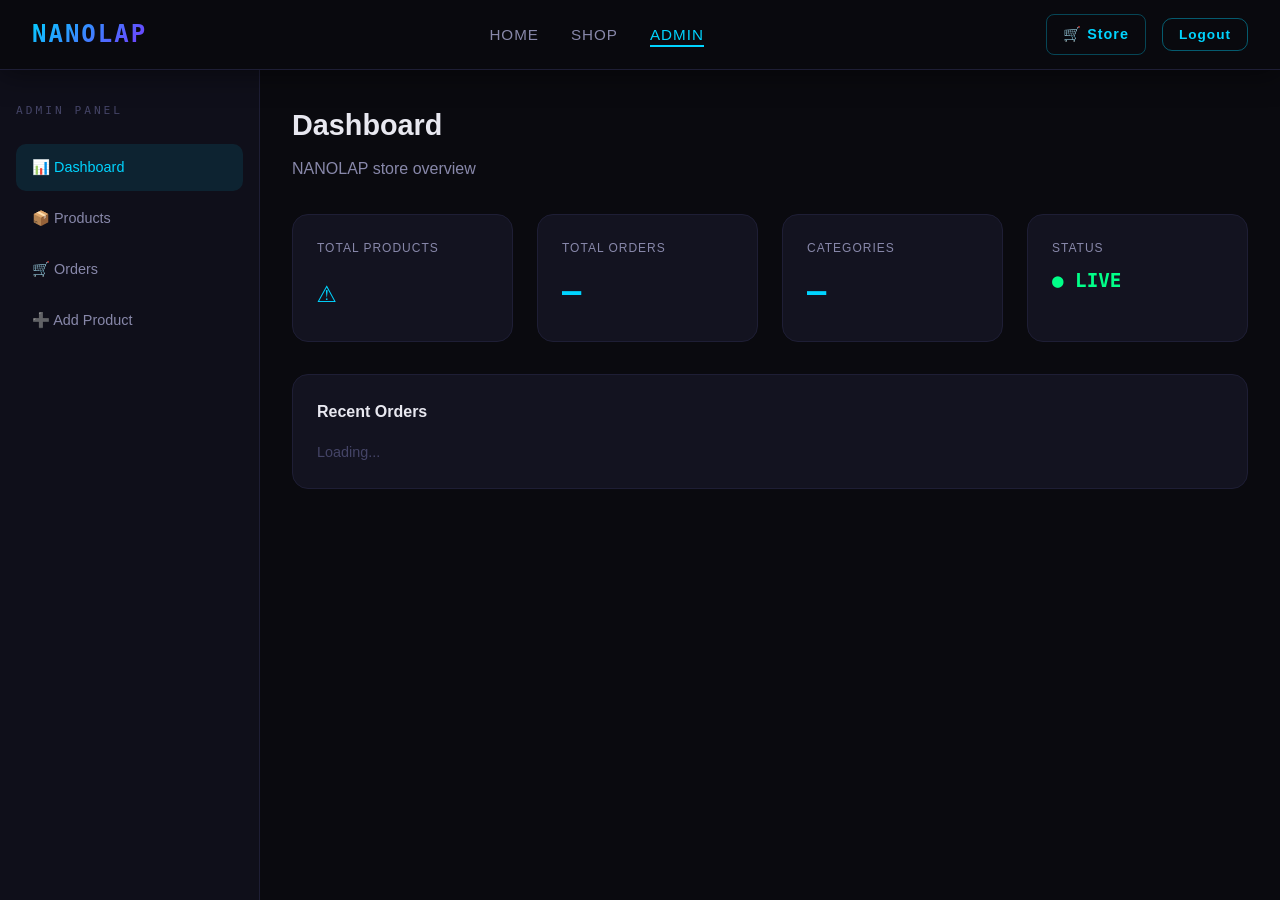
<file: NANOLAP/target/classes/static/admin.html>
<!DOCTYPE html>
<html lang="en">
<head>
  <meta charset="UTF-8">
  <meta name="viewport" content="width=device-width, initial-scale=1.0">
  <title>Admin - NANOLAP</title>
  <link rel="stylesheet" href="css/style.css">
</head>
<body>

<div id="loadingScreen" class="loading-screen">
  <div class="loading-logo">NANOLAP</div>
  <div class="loading-bar"><div class="loading-fill"></div></div>
</div>

<!-- Navbar -->
<nav class="navbar">
  <a href="index.html" class="nav-logo">NANOLAP</a>
  <ul class="nav-links">
    <li><a href="index.html">Home</a></li>
    <li><a href="shop.html">Shop</a></li>
    <li><a href="admin.html" class="active">Admin</a></li>
  </ul>
  <div class="nav-actions">
    <a href="cart.html" class="cart-btn">🛒 Store</a>
    <button onclick="logout()" class="btn-outline" style="padding: 0.5rem 1rem; font-size: 0.85rem;">Logout</button>
    <div class="hamburger"><span></span><span></span><span></span></div>
  </div>
</nav>

<div class="admin-layout">
  <!-- Sidebar -->
  <aside class="admin-sidebar">
    <div style="font-family:var(--font-display);font-size:0.7rem;letter-spacing:3px;color:var(--text-muted);text-transform:uppercase;margin-bottom:1.5rem">Admin Panel</div>
    <ul class="sidebar-menu">
      <li><a href="#" onclick="showSection('dashboard')" class="active" id="nav-dashboard">📊 Dashboard</a></li>
      <li><a href="#" onclick="showSection('products')" id="nav-products">📦 Products</a></li>
      <li><a href="#" onclick="showSection('orders')" id="nav-orders">🛒 Orders</a></li>
      <li><a href="#" onclick="showSection('add-product')" id="nav-add-product">➕ Add Product</a></li>
    </ul>
  </aside>

  <!-- Main Content -->
  <main class="admin-content">

    <!-- Dashboard -->
    <div id="section-dashboard">
      <h1 style="font-family:var(--font-heading);font-size:1.8rem;margin-bottom:0.5rem">Dashboard</h1>
      <p style="color:var(--text-secondary);margin-bottom:2rem">NANOLAP store overview</p>
      <div class="stat-cards">
        <div class="stat-card">
          <div class="stat-card-label">Total Products</div>
          <div class="stat-card-value" id="totalProducts">—</div>
        </div>
        <div class="stat-card">
          <div class="stat-card-label">Total Orders</div>
          <div class="stat-card-value" id="totalOrders">—</div>
        </div>
        <div class="stat-card">
          <div class="stat-card-label">Categories</div>
          <div class="stat-card-value" id="totalCats">—</div>
        </div>
        <div class="stat-card">
          <div class="stat-card-label">Status</div>
          <div class="stat-card-value" style="font-size:1.2rem;color:var(--accent-green)">● LIVE</div>
        </div>
      </div>

      <div style="background:var(--bg-card);border:1px solid var(--border-color);border-radius:16px;padding:1.5rem;margin-top:1rem">
        <div style="font-family:var(--font-heading);font-weight:700;margin-bottom:1rem">Recent Orders</div>
        <div id="recentOrders"><div style="color:var(--text-muted);font-size:0.9rem">Loading...</div></div>
      </div>
    </div>

    <!-- Products -->
    <div id="section-products" style="display:none">
      <div style="display:flex;justify-content:space-between;align-items:center;margin-bottom:1.5rem;flex-wrap:wrap;gap:1rem">
        <h1 style="font-family:var(--font-heading);font-size:1.8rem">Products</h1>
        <button class="btn-primary" onclick="showSection('add-product')">+ Add Product</button>
      </div>
      <div style="overflow-x:auto;background:var(--bg-card);border:1px solid var(--border-color);border-radius:16px">
        <table class="data-table" id="productsTable">
          <thead>
            <tr>
              <th>ID</th><th>Product</th><th>Category</th><th>Brand</th><th>Price</th><th>Stock</th><th>Action</th>
            </tr>
          </thead>
          <tbody id="productsBody"><tr><td colspan="7" style="text-align:center;padding:2rem;color:var(--text-muted)">Loading...</td></tr></tbody>
        </table>
      </div>
    </div>

    <!-- Orders -->
    <div id="section-orders" style="display:none">
      <h1 style="font-family:var(--font-heading);font-size:1.8rem;margin-bottom:1.5rem">Orders</h1>
      <div style="overflow-x:auto;background:var(--bg-card);border:1px solid var(--border-color);border-radius:16px">
        <table class="data-table">
          <thead>
            <tr>
              <th>Order #</th><th>Customer</th><th>Email</th><th>Amount</th><th>Payment</th><th>Status</th><th>Date</th>
            </tr>
          </thead>
          <tbody id="ordersBody"><tr><td colspan="7" style="text-align:center;padding:2rem;color:var(--text-muted)">Loading...</td></tr></tbody>
        </table>
      </div>
    </div>

    <!-- Add Product -->
    <div id="section-add-product" style="display:none">
      <h1 style="font-family:var(--font-heading);font-size:1.8rem;margin-bottom:1.5rem">Add New Product</h1>
      <div style="background:var(--bg-card);border:1px solid var(--border-color);border-radius:16px;padding:2rem;max-width:700px">
        <div class="form-row">
          <div class="form-group">
            <label class="form-label">Product Name *</label>
            <input type="text" class="form-input" id="pName" placeholder="e.g. Samsung Galaxy S24">
          </div>
          <div class="form-group">
            <label class="form-label">Brand *</label>
            <input type="text" class="form-input" id="pBrand" placeholder="e.g. Samsung">
          </div>
        </div>
        <div class="form-group">
          <label class="form-label">Description</label>
          <textarea class="form-input" id="pDesc" rows="3" placeholder="Product description..."></textarea>
        </div>
        <div class="form-row">
          <div class="form-group">
            <label class="form-label">Price (Rs.) *</label>
            <input type="number" class="form-input" id="pPrice" placeholder="e.g. 89999">
          </div>
          <div class="form-group">
            <label class="form-label">Original Price (Rs.)</label>
            <input type="number" class="form-input" id="pOrigPrice" placeholder="e.g. 99999">
          </div>
        </div>
        <div class="form-row">
          <div class="form-group">
            <label class="form-label">Category *</label>
            <select class="form-input" id="pCategory">
              <option value="">-- Select --</option>
              <option>Smartphones</option>
              <option>Laptops</option>
              <option>Audio</option>
              <option>Tablets</option>
              <option>TVs</option>
              <option>Monitors</option>
              <option>Accessories</option>
              <option>Cameras</option>
            </select>
          </div>
          <div class="form-group">
            <label class="form-label">Stock Quantity *</label>
            <input type="number" class="form-input" id="pStock" placeholder="e.g. 10">
          </div>
        </div>
        <div class="form-group">
          <label class="form-label">Storage</label>
          <input type="text" class="form-input" id="pStorage" placeholder="e.g. 128GB, 256GB">
        </div>
        <div class="form-group">
          <label class="form-label">Image URL</label>
          <input type="url" class="form-input" id="pImage" placeholder="https://...">
        </div>
        <div class="form-group">
          <label style="display:flex;align-items:center;gap:0.5rem;cursor:pointer;margin-top:1.5rem">
            <input type="checkbox" id="pFeatured" style="accent-color:var(--accent-cyan);width:16px;height:16px">
            <span class="form-label" style="margin:0">Featured Product</span>
          </label>
        </div>
        <div style="display:flex;gap:1rem;margin-top:0.5rem">
          <button class="btn-primary" onclick="addProduct()">➕ Add Product</button>
          <button class="btn-outline" onclick="clearForm()">Clear</button>
        </div>
      </div>
    </div>

  </main>
</div>

<div id="toast" class="toast"><span class="toast-icon">✅</span><span class="toast-text"></span></div>

<script src="js/main.js"></script>
<script>
function showSection(name) {
  ['dashboard','products','orders','add-product'].forEach(s => {
    document.getElementById(`section-${s}`).style.display = 'none';
    const nav = document.getElementById(`nav-${s}`);
    if (nav) nav.classList.remove('active');
  });
  document.getElementById(`section-${name}`).style.display = 'block';
  const nav = document.getElementById(`nav-${name}`);
  if (nav) nav.classList.add('active');

  if (name === 'products') loadAdminProducts();
  if (name === 'orders') loadOrders();
  if (name === 'dashboard') loadDashboard();
}

async function loadDashboard() {
  try {
    const [products, orders, cats] = await Promise.all([
      fetch(`${API}/products`).then(r => r.json()),
      fetch(`${API}/orders`).then(r => r.json()),
      fetch(`${API}/products/categories`).then(r => r.json())
    ]);

    document.getElementById('totalProducts').textContent = products.length;
    document.getElementById('totalOrders').textContent = orders.length;
    document.getElementById('totalCats').textContent = cats.length;

    const recent = orders.slice(0, 5);
    document.getElementById('recentOrders').innerHTML = recent.length === 0
      ? '<div style="color:var(--text-muted);font-size:0.9rem">No orders yet.</div>'
      : recent.map(o => `
          <div style="display:flex;justify-content:space-between;padding:0.75rem 0;border-bottom:1px solid var(--border-color);font-size:0.9rem">
            <div>
              <span style="font-family:var(--font-heading);font-weight:600">${o.orderNumber}</span>
              <span style="color:var(--text-secondary);margin-left:1rem">${o.customerName}</span>
            </div>
            <div style="display:flex;gap:1rem;align-items:center">
              <span style="color:var(--accent-cyan);font-family:var(--font-heading)">Rs. ${Number(o.totalAmount).toLocaleString()}</span>
              <span class="status-badge status-${o.status.toLowerCase()}">${o.status}</span>
            </div>
          </div>`).join('');
  } catch(e) {
    document.getElementById('totalProducts').textContent = '⚠️';
  }
}

async function loadAdminProducts() {
  try {
    const products = await fetch(`${API}/products`).then(r => r.json());
    const tbody = document.getElementById('productsBody');
    tbody.innerHTML = products.map(p => `
      <tr>
        <td style="color:var(--text-muted)">#${p.id}</td>
        <td>
          <div style="display:flex;align-items:center;gap:0.75rem">
            <img src="${p.imageUrl || ''}" style="width:40px;height:40px;object-fit:contain;background:#0d0d1f;border-radius:6px;padding:4px" onerror="this.style.display='none'">
            <span style="color:var(--text-primary);font-size:0.9rem">${p.name.substring(0,40)}</span>
          </div>
        </td>
        <td>${p.category}</td>
        <td>${p.brand || '—'}</td>
        <td style="color:var(--accent-cyan);font-family:var(--font-heading)">Rs. ${Number(p.price).toLocaleString()}</td>
        <td><span style="color:${p.stockQuantity > 0 ? 'var(--accent-green)' : 'var(--accent-pink)'}">${p.stockQuantity}</span></td>
        <td>
          <button onclick="deleteProduct(${p.id})" style="background:rgba(255,45,120,0.1);border:1px solid rgba(255,45,120,0.3);color:var(--accent-pink);padding:4px 10px;border-radius:6px;cursor:pointer;font-size:0.8rem">Delete</button>
        </td>
      </tr>`).join('');
  } catch(e) {
    document.getElementById('productsBody').innerHTML = '<tr><td colspan="7" style="text-align:center;color:var(--text-muted);padding:2rem">Server error</td></tr>';
  }
}

async function loadOrders() {
  try {
    const orders = await fetch(`${API}/orders`).then(r => r.json());
    const tbody = document.getElementById('ordersBody');
    if (orders.length === 0) {
      tbody.innerHTML = '<tr><td colspan="7" style="text-align:center;color:var(--text-muted);padding:2rem">No orders yet</td></tr>';
      return;
    }
    tbody.innerHTML = orders.map(o => `
      <tr>
        <td style="font-family:var(--font-display);font-size:0.75rem;color:var(--accent-cyan)">${o.orderNumber}</td>
        <td>${o.customerName}</td>
        <td style="color:var(--text-muted)">${o.customerEmail}</td>
        <td style="color:var(--accent-cyan);font-family:var(--font-heading);font-weight:600">Rs. ${Number(o.totalAmount || 0).toLocaleString()}</td>
        <td>${o.paymentMethod || '—'}</td>
        <td>
          <select class="form-input" style="padding:4px 8px;font-size:0.8rem" onchange="updateOrderStatus(${o.id}, this.value)">
            <option value="PENDING" ${o.status === 'PENDING' ? 'selected' : ''}>Pending</option>
            <option value="PROCESSING" ${o.status === 'PROCESSING' ? 'selected' : ''}>Processing</option>
            <option value="COMPLETED" ${o.status === 'COMPLETED' ? 'selected' : ''}>Completed</option>
          </select>
        </td>
        <td style="color:var(--text-muted);font-size:0.8rem">${new Date(o.createdAt).toLocaleDateString('en-LK')}</td>
      </tr>`).join('');
  } catch(e) {
    document.getElementById('ordersBody').innerHTML = '<tr><td colspan="7" style="text-align:center;color:var(--text-muted);padding:2rem">Server error</td></tr>';
  }
}

async function updateOrderStatus(orderId, status) {
  try {
    const res = await fetch(`${API}/orders/${orderId}/status`, {
      method: 'PUT',
      headers: { 'Content-Type': 'application/json' },
      body: JSON.stringify({ status })
    });
    if (res.ok) {
      showToast('Order status updated successfully!');
    } else {
      showToast('Failed to update order status!', true);
    }
  } catch(e) {
    showToast('Server error!', true);
  }
}

async function addProduct() {
  const name = document.getElementById('pName').value.trim();
  const brand = document.getElementById('pBrand').value.trim();
  const desc = document.getElementById('pDesc').value.trim();
  const price = parseFloat(document.getElementById('pPrice').value);
  const origPrice = parseFloat(document.getElementById('pOrigPrice').value) || null;
  const category = document.getElementById('pCategory').value;
  const stock = parseInt(document.getElementById('pStock').value) || 0;
  const storage = document.getElementById('pStorage').value.trim();
  const image = document.getElementById('pImage').value.trim();
  const featured = document.getElementById('pFeatured').checked;

  if (!name || !brand || !category || isNaN(price)) {
    showToast('Fill in the required fields!', true);
    return;
  }

  const product = {
    name, brand, description: desc, price, originalPrice: origPrice,
    category, stockQuantity: stock, storage, imageUrl: image,
    isFeatured: featured, isActive: true, reviewCount: 0
  };

  try {
    const res = await fetch(`${API}/products`, {
      method: 'POST',
      headers: { 'Content-Type': 'application/json' },
      body: JSON.stringify(product)
    });
    if (res.ok) {
      showToast('✅ Product successfully added!');
      clearForm();
    } else {
      showToast('Could not add the product!', true);
    }
  } catch(e) {
    showToast('Server error!', true);
  }
}

function clearForm() {
  ['pName','pBrand','pDesc','pPrice','pOrigPrice','pStock','pStorage','pImage'].forEach(id => {
    document.getElementById(id).value = '';
  });
  document.getElementById('pCategory').value = '';
  document.getElementById('pFeatured').checked = false;
}

async function deleteProduct(id) {
  if (!confirm('Delete this product?')) return;
  try {
    await fetch(`${API}/products/${id}`, { method: 'DELETE' });
    showToast('Product deleted!');
    loadAdminProducts();
  } catch(e) {
    showToast('Error deleting!', true);
  }
}

window.logout = function() {
  console.log('Admin logout function called');
  localStorage.removeItem('token');
  localStorage.removeItem('user');
  console.log('Token and user removed from localStorage');
  window.location.href = 'login.html';
}

// Load dashboard on start
loadDashboard();
</script>
</body>
</html>
</file>
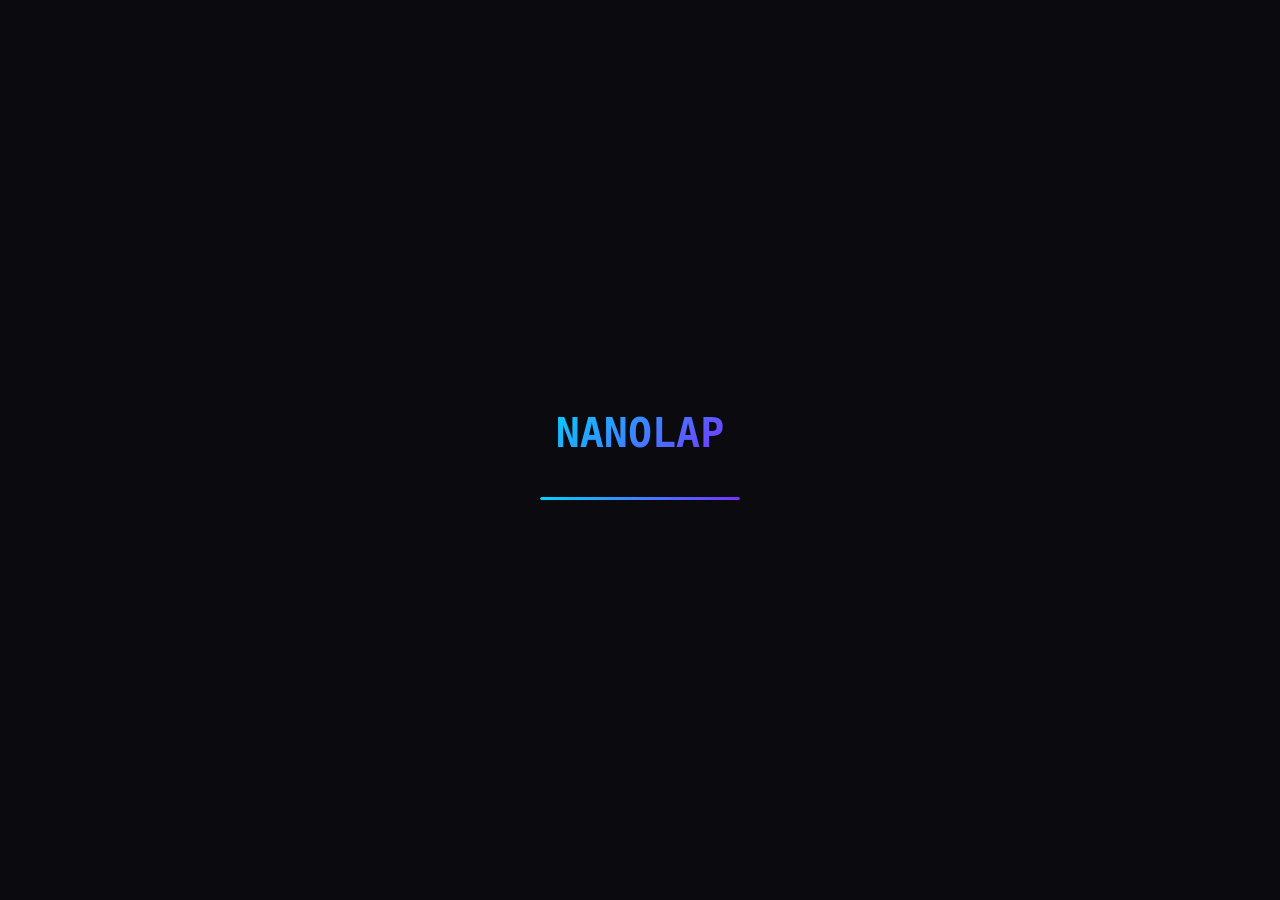
<file: NANOLAP/target/classes/static/cart.html>
<!DOCTYPE html>
<html lang="en">
<head>
  <meta charset="UTF-8">
  <meta name="viewport" content="width=device-width, initial-scale=1.0">
  <title>Cart - NANOLAP</title>
  <link rel="stylesheet" href="css/style.css">
</head>
<body>

<div id="loadingScreen" class="loading-screen">
  <div class="loading-logo">NANOLAP</div>
  <div class="loading-bar"><div class="loading-fill"></div></div>
</div>

<!-- Navbar -->
<nav class="navbar">
  <a href="index.html" class="nav-logo">NANOLAP</a>
  <ul class="nav-links">
    <li><a href="index.html">Home</a></li>
    <li><a href="shop.html">Shop</a></li>
    <li><a href="cart.html" class="active">Cart</a></li>
  </ul>
  <div class="nav-actions">
    <a href="cart.html" class="cart-btn">
      🛒 Cart <span class="cart-badge" style="display:none">0</span>
    </a>
    <a href="login.html" id="navLoginLink" class="btn-outline" style="padding: 0.5rem 1rem; font-size: 0.85rem; margin-right: 0.5rem;">Login</a>
    <button id="navLogoutBtn" onclick="logout()" class="btn-outline" style="display:none; padding: 0.5rem 1rem; font-size: 0.85rem;">Logout</button>
    <div class="hamburger"><span></span><span></span><span></span></div>
  </div>
</nav>

<div class="cart-container">
  <h1 style="font-family:var(--font-heading);font-size:2rem;margin-bottom:2rem">
    🛒 Shopping Cart
  </h1>

  <div id="cartEmpty" class="empty-state" style="display:none">
    <div class="empty-icon">🛒</div>
    <div class="empty-title">Your cart is empty</div>
    <div class="empty-text" style="margin-bottom:1.5rem">Add some amazing products!</div>
    <a href="shop.html" class="btn-primary">Start Shopping</a>
  </div>

  <div id="cartContent" class="cart-grid">
    <!-- Cart Items -->
    <div>
      <div id="cartItems" class="cart-items"></div>
    </div>

    <!-- Order Summary -->
    <div class="order-summary">
      <div class="summary-title">Order Summary</div>
      <div class="summary-row"><span>Subtotal</span><span id="subtotal">Rs. 0</span></div>
      <div class="summary-row"><span>Shipping</span><span id="shipping">Rs. 350</span></div>
      <div class="summary-row"><span>Discount</span><span id="discount" style="color:var(--accent-green)">-Rs. 0</span></div>
      <div class="summary-total"><span>Total</span><span id="total">Rs. 0</span></div>
      <button class="checkout-btn" onclick="openCheckout()">
        💳 Proceed to Checkout
      </button>
      <p id="loginHint" style="display:none;text-align:center;margin-top:0.75rem;font-size:0.85rem;color:var(--text-secondary)">
        <a href="login.html?redirect=cart.html" style="color:var(--accent-cyan)">Log in</a> to place an order
      </p>
      <a href="shop.html" style="display:block;text-align:center;margin-top:1rem;color:var(--text-secondary);text-decoration:none;font-size:0.85rem">← Continue Shopping</a>
    </div>
  </div>
</div>

<!-- Checkout Modal -->
<div class="modal-overlay" id="checkoutModal">
  <div class="modal" style="max-width:520px" onclick="event.stopPropagation()">
    <button class="modal-close" onclick="document.getElementById('checkoutModal').classList.remove('open')">✕</button>
    <div class="modal-title">📦 Checkout</div>

    <div id="checkoutStep1" style="display: block;">
      <div class="form-group">
        <label class="form-label">Full Name *</label>
        <input type="text" class="form-input" id="chkName" placeholder="Your full name">
      </div>
      <div class="form-row">
        <div class="form-group">
          <label class="form-label">Email *</label>
          <input type="email" class="form-input" id="chkEmail" placeholder="your@email.com" readonly>
        </div>
        <div class="form-group">
          <label class="form-label">Phone *</label>
          <input type="tel" class="form-input" id="chkPhone" placeholder="07X XXX XXXX">
        </div>
      </div>
      <div class="form-group">
        <label class="form-label">Shipping Address *</label>
        <textarea class="form-input" id="chkAddress" rows="3" placeholder="No., Street, City, Province"></textarea>
      </div>
      <div class="form-group">
        <label class="form-label">Payment Method</label>
        <select class="form-input" id="chkPayment">
          <option value="CASH_ON_DELIVERY">Cash on Delivery</option>
          <option value="BANK_TRANSFER">Bank Transfer</option>
          <option value="CREDIT_CARD">Credit/Debit Card</option>
        </select>
      </div>

      <!-- Order Items Preview -->
      <div style="background:var(--bg-secondary);border-radius:10px;padding:1rem;margin-bottom:1.5rem">
        <div style="font-size:0.75rem;color:var(--text-muted);letter-spacing:1px;text-transform:uppercase;margin-bottom:0.75rem">Order Summary</div>
        <div id="checkoutItemsList"></div>
        <div style="display:flex;justify-content:space-between;padding-top:0.75rem;border-top:1px solid var(--border-color);margin-top:0.75rem;font-family:var(--font-heading);font-weight:700;color:var(--accent-cyan)">
          <span>Total</span>
          <span id="checkoutTotal"></span>
        </div>
      </div>

      <button class="checkout-btn" style="margin-top:0" onclick="placeOrder()" id="placeOrderBtn">
         Place Order
      </button>
    </div>

    <!-- Success -->
    <div id="orderSuccess" style="display:none;text-align:center;padding:1rem">
      <div style="font-size:4rem;margin-bottom:1rem">🎉</div>
      <div style="font-family:var(--font-heading);font-size:1.5rem;font-weight:700;color:var(--accent-green);margin-bottom:0.5rem">Order Placed!</div>
      <div style="color:var(--text-secondary);margin-bottom:1rem">Your order has been confirmed!</div>
      <div id="orderNumberDisplay" style="font-family:var(--font-display);font-size:0.9rem;color:var(--accent-cyan);background:rgba(0,212,255,0.1);padding:0.75rem;border-radius:8px;margin-bottom:1.5rem"></div>
      <a href="shop.html" class="btn-primary" style="display:inline-block">Continue Shopping</a>
    </div>
  </div>
</div>

<div id="toast" class="toast"><span class="toast-icon">✅</span><span class="toast-text"></span></div>

<script src="js/main.js"></script>
<script>
function getLoggedInCustomer() {
  const token = localStorage.getItem('token');
  const user = JSON.parse(localStorage.getItem('user') || '{}');
  if (!token || user.role !== 'customer') {
    return null;
  }
  return { token, user };
}

function updateNavAuth() {
  const customer = getLoggedInCustomer();
  document.getElementById('navLoginLink').style.display = customer ? 'none' : 'inline-block';
  document.getElementById('navLogoutBtn').style.display = customer ? 'inline-block' : 'none';
  document.getElementById('loginHint').style.display = customer ? 'none' : 'block';
}

function logout() {
  localStorage.removeItem('token');
  localStorage.removeItem('user');
  window.location.href = 'login.html';
}

function fillCheckoutForm(user) {
  document.getElementById('chkName').value = user.name || '';
  document.getElementById('chkEmail').value = user.email || '';
  document.getElementById('chkPhone').value = user.phone || '';
  document.getElementById('chkAddress').value = user.address || '';
}

function renderCart() {
  const cart = JSON.parse(localStorage.getItem('nanolap_cart') || '[]');
  const empty = document.getElementById('cartEmpty');
  const content = document.getElementById('cartContent');
  const itemsDiv = document.getElementById('cartItems');

  if (cart.length === 0) {
    empty.style.display = 'block';
    content.style.display = 'none';
    return;
  }

  empty.style.display = 'none';
  content.style.display = 'grid';

  itemsDiv.innerHTML = cart.map(item => `
    <div class="cart-item">
      <img class="cart-item-img" src="${item.imageUrl || ''}" alt="${item.name}"
           onerror="this.src='https://via.placeholder.com/90x90/131320/00d4ff?text=IMG'">
      <div class="cart-item-info">
        <div class="cart-item-brand">${item.brand || ''}</div>
        <div class="cart-item-name">${item.name}</div>
        <div class="cart-item-price">${formatPrice(item.price)}</div>
        <div class="qty-control">
          <button class="qty-btn" onclick="adjustQty(${item.id}, -1)">−</button>
          <span class="qty-num">${item.qty}</span>
          <button class="qty-btn" onclick="adjustQty(${item.id}, 1)">+</button>
        </div>
      </div>
      <div>
        <div style="font-family:var(--font-heading);font-weight:700;color:var(--accent-cyan);text-align:right;margin-bottom:0.5rem">
          ${formatPrice(item.price * item.qty)}
        </div>
        <button class="remove-btn" onclick="removeItem(${item.id})">🗑️</button>
      </div>
    </div>`).join('');

  updateSummary(cart);
}

function updateSummary(cart) {
  const subtotal = cart.reduce((s, i) => s + (i.price * i.qty), 0);
  const shipping = subtotal > 0 ? 350 : 0;
  const total = subtotal + shipping;

  document.getElementById('subtotal').textContent = formatPrice(subtotal);
  document.getElementById('shipping').textContent = formatPrice(shipping);
  document.getElementById('total').textContent = formatPrice(total);
}

function adjustQty(id, delta) {
  let cart = JSON.parse(localStorage.getItem('nanolap_cart') || '[]');
  const item = cart.find(i => i.id === id);
  if (item) {
    item.qty += delta;
    if (item.qty <= 0) cart = cart.filter(i => i.id !== id);
  }
  localStorage.setItem('nanolap_cart', JSON.stringify(cart));
  renderCart();
  updateCartBadge();
}

function removeItem(id) {
  let cart = JSON.parse(localStorage.getItem('nanolap_cart') || '[]');
  cart = cart.filter(i => i.id !== id);
  localStorage.setItem('nanolap_cart', JSON.stringify(cart));
  renderCart();
  updateCartBadge();
  showToast('Item removed from cart');
}

function openCheckout() {
  const cart = JSON.parse(localStorage.getItem('nanolap_cart') || '[]');
  if (cart.length === 0) return;

  const customer = getLoggedInCustomer();
  if (!customer) {
    showToast('Please log in to checkout', true);
    setTimeout(() => {
      window.location.href = 'login.html?redirect=cart.html';
    }, 800);
    return;
  }

  fillCheckoutForm(customer.user);

  const subtotal = cart.reduce((s, i) => s + (i.price * i.qty), 0) + 350;
  document.getElementById('checkoutTotal').textContent = formatPrice(subtotal);
  document.getElementById('checkoutItemsList').innerHTML = cart.map(i => `
    <div style="display:flex;justify-content:space-between;font-size:0.85rem;padding:0.25rem 0;color:var(--text-secondary)">
      <span>${i.name.substring(0,35)}... × ${i.qty}</span>
      <span>${formatPrice(i.price * i.qty)}</span>
    </div>`).join('');

  document.getElementById('checkoutStep1').style.display = 'block';
  document.getElementById('orderSuccess').style.display = 'none';
  document.getElementById('checkoutModal').classList.add('open');
}

async function placeOrder() {
  const customer = getLoggedInCustomer();
  if (!customer) {
    showToast('Please log in to place an order', true);
    window.location.href = 'login.html?redirect=cart.html';
    return;
  }

  const name = document.getElementById('chkName').value.trim();
  const email = document.getElementById('chkEmail').value.trim();
  const phone = document.getElementById('chkPhone').value.trim();
  const address = document.getElementById('chkAddress').value.trim();
  const payment = document.getElementById('chkPayment').value;

  if (!name || !email || !phone || !address) {
    showToast('Please fill in all the fields!', true);
    return;
  }

  const cart = JSON.parse(localStorage.getItem('nanolap_cart') || '[]');
  const cartItems = {};
  cart.forEach(i => { cartItems[i.id] = i.qty; });

  const btn = document.getElementById('placeOrderBtn');
  btn.textContent = 'Placing Order...';
  btn.disabled = true;

  try {
    const res = await fetch(`${API}/orders`, {
      method: 'POST',
      headers: {
        'Content-Type': 'application/json',
        'Authorization': `Bearer ${customer.token}`
      },
      body: JSON.stringify({ customerPhone: phone, shippingAddress: address, paymentMethod: payment, cartItems })
    });

    console.log('Order response status:', res.status);
    const data = await res.json();
    console.log('Order response data:', data);

    if (res.status === 401 || res.status === 403) {
      showToast(data.error || 'Please log in to place an order', true);
      setTimeout(() => {
        window.location.href = 'login.html?redirect=cart.html';
      }, 800);
      return;
    }

    if (res.ok) {
      document.getElementById('orderNumberDisplay').textContent = `Order #${data.orderNumber}`;
      document.getElementById('checkoutStep1').style.display = 'none';
      document.getElementById('orderSuccess').style.display = 'block';
      localStorage.removeItem('nanolap_cart');
      updateCartBadge();
    } else {
      showToast(data.error || 'Could not place the order. Try again!', true);
    }
  } catch(e) {
    console.error('Order error:', e);
    showToast('Server error! Please check the backend.', true);
  }
  btn.textContent = '✅ Place Order';
  btn.disabled = false;
}

renderCart();
updateNavAuth();

// Hide loading screen
setTimeout(() => {
  document.getElementById('loadingScreen').style.opacity = '0';
  setTimeout(() => {
    document.getElementById('loadingScreen').style.display = 'none';
  }, 500);
}, 1000);
</script>
</body>
</html>
</file>
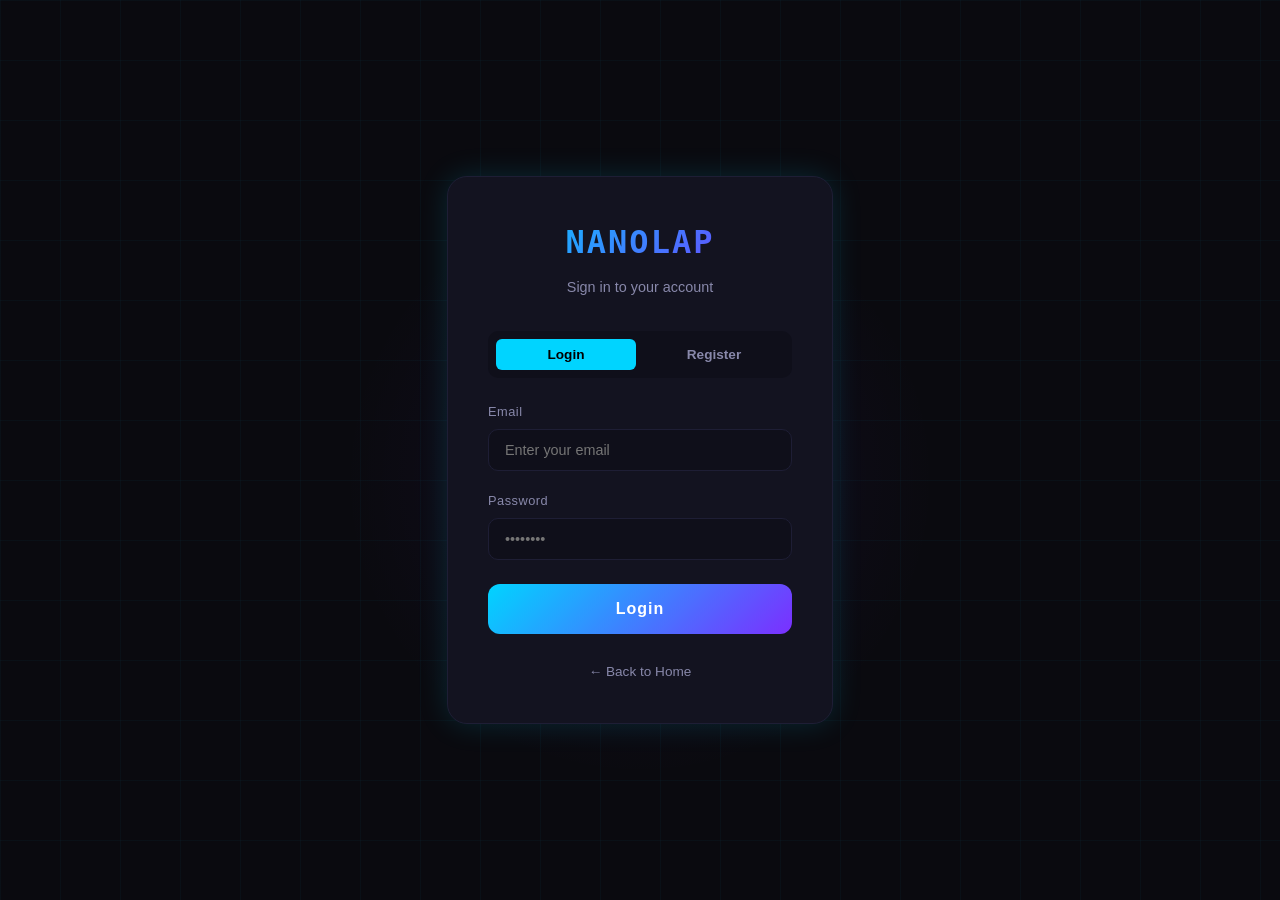
<file: NANOLAP/target/classes/static/customer-dashboard.html>
<!DOCTYPE html>
<html lang="en">
<head>
  <meta charset="UTF-8">
  <meta name="viewport" content="width=device-width, initial-scale=1.0">
  <title>Customer Dashboard - NANOLAP</title>
  <link rel="stylesheet" href="css/style.css">
</head>
<body>

<div id="loadingScreen" class="loading-screen">
  <div class="loading-logo">NANOLAP</div>
  <div class="loading-bar"><div class="loading-fill"></div></div>
</div>

<!-- Navbar -->
<nav class="navbar">
  <a href="index.html" class="nav-logo">NANOLAP</a>
  <ul class="nav-links">
    <li><a href="index.html">Home</a></li>
    <li><a href="shop.html">Shop</a></li>
    <li><a href="customer-dashboard.html" class="active">Dashboard</a></li>
  </ul>
  <div class="nav-actions">
    <a href="cart.html" class="cart-btn">🛒 Cart</a>
    <button onclick="logout()" class="btn-outline" style="padding: 0.5rem 1rem; font-size: 0.85rem;">Logout</button>
    <div class="hamburger"><span></span><span></span><span></span></div>
  </div>
</nav>

<div class="section" style="padding-top: 100px;">
  <div class="container">
    
    <!-- Welcome Section -->
    <div style="margin-bottom: 2rem;">
      <h1 style="font-family: var(--font-heading); font-size: 2rem; margin-bottom: 0.5rem;">
        Welcome back, <span id="customerName" style="color: var(--accent-cyan);">Customer</span>!
      </h1>
      <p style="color: var(--text-secondary);">Manage your orders and account settings</p>
    </div>

    <!-- Stats Cards -->
    <div class="stat-cards" style="margin-bottom: 2rem;">
      <div class="stat-card">
        <div class="stat-card-label">Total Orders</div>
        <div class="stat-card-value" id="totalOrders">—</div>
      </div>
      <div class="stat-card">
        <div class="stat-card-label">Total Spent</div>
        <div class="stat-card-value" id="totalSpent">Rs. —</div>
      </div>
      <div class="stat-card">
        <div class="stat-card-label">Pending Orders</div>
        <div class="stat-card-value" id="pendingOrders">—</div>
      </div>
    </div>

    <!-- Browse Products Section -->
    <div style="background: var(--bg-card); border: 1px solid var(--border-color); border-radius: 16px; padding: 2rem; margin-bottom: 2rem;">
      <div style="display: flex; justify-content: space-between; align-items: center; margin-bottom: 1.5rem;">
        <h2 style="font-family: var(--font-heading); font-size: 1.5rem; margin: 0;">Browse Products</h2>
        <a href="shop.html" style="color: var(--accent-cyan); text-decoration: none; font-size: 0.9rem;">View All →</a>
      </div>
      <div id="productsGrid" class="products-grid" style="display: grid; grid-template-columns: repeat(auto-fill, minmax(250px, 1fr)); gap: 1.5rem;">
        <div style="text-align: center; padding: 2rem; color: var(--text-muted);">Loading products...</div>
      </div>
    </div>

    <!-- Orders Section -->
    <div style="background: var(--bg-card); border: 1px solid var(--border-color); border-radius: 16px; padding: 2rem; margin-bottom: 2rem;">
      <h2 style="font-family: var(--font-heading); font-size: 1.5rem; margin-bottom: 1.5rem;">My Orders</h2>
      <div style="overflow-x: auto;">
        <table class="data-table">
          <thead>
            <tr>
              <th>Order #</th>
              <th>Date</th>
              <th>Items</th>
              <th>Total</th>
              <th>Status</th>
              <th>Action</th>
            </tr>
          </thead>
          <tbody id="ordersBody">
            <tr><td colspan="6" style="text-align: center; padding: 2rem; color: var(--text-muted);">Loading orders...</td></tr>
          </tbody>
        </table>
      </div>
    </div>

    <!-- Account Settings -->
    <div style="background: var(--bg-card); border: 1px solid var(--border-color); border-radius: 16px; padding: 2rem;">
      <h2 style="font-family: var(--font-heading); font-size: 1.5rem; margin-bottom: 1.5rem;">Account Settings</h2>
      <div class="form-row">
        <div class="form-group">
          <label class="form-label">Full Name</label>
          <input type="text" class="form-input" id="profileName" placeholder="Your name">
        </div>
        <div class="form-group">
          <label class="form-label">Email</label>
          <input type="email" class="form-input" id="profileEmail" placeholder="your@email.com" disabled>
        </div>
      </div>
      <div class="form-group">
        <label class="form-label">Phone</label>
        <input type="tel" class="form-input" id="profilePhone" placeholder="077 123 4567">
      </div>
      <div class="form-group">
        <label class="form-label">Address</label>
        <textarea class="form-input" id="profileAddress" rows="2" placeholder="Your delivery address"></textarea>
      </div>
      <button class="btn-primary" onclick="updateProfile()">Update Profile</button>
    </div>

  </div>
</div>

<div id="toast" class="toast"><span class="toast-icon">✅</span><span class="toast-text"></span></div>

<script src="js/main.js"></script>
<script>
// Check if user is logged in
function checkAuth() {
  const token = localStorage.getItem('token');
  const user = JSON.parse(localStorage.getItem('user') || '{}');

  if (!token || user.role !== 'customer') {
    window.location.href = 'login.html';
    return false;
  }

  document.getElementById('customerName').textContent = user.name || user.email?.split('@')[0] || 'Customer';
  document.getElementById('profileEmail').value = user.email || '';
  document.getElementById('profileName').value = user.name || '';
  document.getElementById('profilePhone').value = user.phone || '';
  document.getElementById('profileAddress').value = user.address || '';

  return true;
}

async function loadProducts() {
  try {
    const res = await fetch(`${API}/products`);
    const products = await res.json();

    const grid = document.getElementById('productsGrid');
    if (products.length === 0) {
      grid.innerHTML = '<div style="text-align: center; padding: 2rem; color: var(--text-muted);">No products available</div>';
      return;
    }

    // Display first 8 products
    const displayProducts = products.slice(0, 8);
    grid.innerHTML = displayProducts.map(p => `
      <div class="product-card" style="background: var(--bg-secondary); border: 1px solid var(--border-color); border-radius: 12px; overflow: hidden; transition: transform 0.3s, box-shadow 0.3s;">
        <div style="position: relative; padding-top: 100%; overflow: hidden;">
          <img src="${p.imageUrl || 'https://via.placeholder.com/300'}" alt="${p.name}" style="position: absolute; top: 0; left: 0; width: 100%; height: 100%; object-fit: cover;">
          ${p.isFeatured ? '<span style="position: absolute; top: 10px; right: 10px; background: var(--accent-cyan); color: #000; padding: 4px 8px; border-radius: 4px; font-size: 0.7rem; font-weight: 600;">Featured</span>' : ''}
        </div>
        <div style="padding: 1rem;">
          <div style="font-size: 0.75rem; color: var(--text-muted); margin-bottom: 0.5rem;">${p.brand || 'Brand'}</div>
          <h3 style="font-family: var(--font-heading); font-size: 1rem; margin-bottom: 0.5rem; line-height: 1.4;">${p.name}</h3>
          <div style="display: flex; justify-content: space-between; align-items: center; margin-top: 1rem;">
            <div>
              <span style="font-family: var(--font-heading); font-weight: 700; color: var(--accent-cyan); font-size: 1.1rem;">Rs. ${Number(p.price).toLocaleString()}</span>
              ${p.originalPrice && p.originalPrice > p.price ? `<span style="text-decoration: line-through; color: var(--text-muted); font-size: 0.8rem; margin-left: 0.5rem;">Rs. ${Number(p.originalPrice).toLocaleString()}</span>` : ''}
            </div>
            <button onclick="addToCart(${p.id})" style="background: var(--accent-cyan); color: #000; border: none; padding: 0.5rem 1rem; border-radius: 8px; cursor: pointer; font-weight: 600; font-size: 0.85rem; transition: all 0.3s;">Add to Cart</button>
          </div>
        </div>
      </div>
    `).join('');
  } catch (e) {
    document.getElementById('productsGrid').innerHTML = '<div style="text-align: center; padding: 2rem; color: var(--text-muted);">Error loading products</div>';
  }
}

async function addToCart(productId) {
  try {
    const res = await fetch(`${API}/products/${productId}`);
    const product = await res.json();

    // Get current cart from localStorage
    let cart = JSON.parse(localStorage.getItem('nanolap_cart') || '[]');

    // Check if product already exists in cart
    const existingItem = cart.find(item => item.id === productId);
    if (existingItem) {
      existingItem.qty += 1;
    } else {
      cart.push({
        id: product.id,
        name: product.name,
        price: product.price,
        imageUrl: product.imageUrl,
        qty: 1
      });
    }

    // Save cart to localStorage
    localStorage.setItem('nanolap_cart', JSON.stringify(cart));

    // Update cart count in navbar
    updateCartCount();
  } catch (e) {
    console.error('Error adding to cart:', e);
  }
}

function updateCartCount() {
  const cart = JSON.parse(localStorage.getItem('nanolap_cart') || '[]');
  const totalItems = cart.reduce((sum, item) => sum + item.qty, 0);
  const cartBadges = document.querySelectorAll('.cart-badge');
  cartBadges.forEach(badge => {
    badge.textContent = totalItems;
    badge.style.display = totalItems > 0 ? 'inline' : 'none';
  });
}

async function loadCustomerOrders() {
  try {
    const user = JSON.parse(localStorage.getItem('user') || '{}');
    const email = user.email;
    
    if (!email) {
      console.error('No user email found in localStorage');
      return;
    }
    
    const res = await fetch(`${API}/orders/my-orders?email=${email}`);
    const orders = await res.json();
    
    const tbody = document.getElementById('ordersBody');
    if (orders.length === 0) {
      tbody.innerHTML = '<tr><td colspan="6" style="text-align: center; padding: 2rem; color: var(--text-muted);">No orders yet. <a href="shop.html" style="color: var(--accent-cyan);">Start shopping →</a></td></tr>';
      return;
    }
    
    tbody.innerHTML = orders.map(o => `
      <tr>
        <td style="font-family: var(--font-display); font-size: 0.75rem; color: var(--accent-cyan);">${o.orderNumber}</td>
        <td style="color: var(--text-muted); font-size: 0.85rem;">${new Date(o.createdAt).toLocaleDateString('en-LK')}</td>
        <td>${o.items?.length || 0} items</td>
        <td style="color: var(--accent-cyan); font-family: var(--font-heading); font-weight: 600;">Rs. ${Number(o.totalAmount || 0).toLocaleString()}</td>
        <td><span class="status-badge status-${(o.status || 'pending').toLowerCase()}">${o.status}</span></td>
        <td><button onclick="viewOrder('${o.orderNumber}')" style="background: rgba(0,212,255,0.1); border: 1px solid rgba(0,212,255,0.3); color: var(--accent-cyan); padding: 4px 10px; border-radius: 6px; cursor: pointer; font-size: 0.8rem;">View</button></td>
      </tr>`).join('');
    
    // Update stats
    document.getElementById('totalOrders').textContent = orders.length;
    const totalSpent = orders.reduce((sum, o) => sum + (o.totalAmount || 0), 0);
    document.getElementById('totalSpent').textContent = `Rs. ${totalSpent.toLocaleString()}`;
    const pending = orders.filter(o => o.status === 'Pending').length;
    document.getElementById('pendingOrders').textContent = pending;
    
  } catch (e) {
    document.getElementById('ordersBody').innerHTML = '<tr><td colspan="6" style="text-align: center; color: var(--text-muted); padding: 2rem;">Error loading orders</td></tr>';
  }
}

async function updateProfile() {
  const name = document.getElementById('profileName').value.trim();
  const phone = document.getElementById('profilePhone').value.trim();
  const address = document.getElementById('profileAddress').value.trim();
  
  if (!name) {
    showToast('Name is required!', true);
    return;
  }
  
  try {
    const token = localStorage.getItem('token');
    const res = await fetch(`${API}/auth/profile`, {
      method: 'PUT',
      headers: {
        'Content-Type': 'application/json',
        'Authorization': `Bearer ${token}`
      },
      body: JSON.stringify({ name, phone, address })
    });
    
    if (res.ok) {
      const user = JSON.parse(localStorage.getItem('user') || '{}');
      user.name = name;
      user.phone = phone;
      user.address = address;
      localStorage.setItem('user', JSON.stringify(user));
      showToast('Profile updated successfully!');
    } else {
      showToast('Failed to update profile!', true);
    }
  } catch (e) {
    showToast('Server error!', true);
  }
}

function viewOrder(orderNumber) {
  showToast(`Viewing order ${orderNumber}`);
}

window.logout = function() {
  console.log('Logout function called');
  localStorage.removeItem('token');
  localStorage.removeItem('user');
  console.log('Token and user removed from localStorage');
  window.location.href = 'login.html';
}

function showToast(message, isError = false) {
  const toast = document.getElementById('toast');
  toast.querySelector('.toast-icon').textContent = isError ? '❌' : '✅';
  toast.querySelector('.toast-text').textContent = message;
  toast.classList.add('show');
  setTimeout(() => toast.classList.remove('show'), 3000);
}

// Initialize
if (checkAuth()) {
  loadProducts();
  loadCustomerOrders();
}

// Hide loading screen
setTimeout(() => {
  document.getElementById('loadingScreen').style.opacity = '0';
  setTimeout(() => {
    document.getElementById('loadingScreen').style.display = 'none';
  }, 500);
}, 1000);
</script>
</body>
</html>
</file>
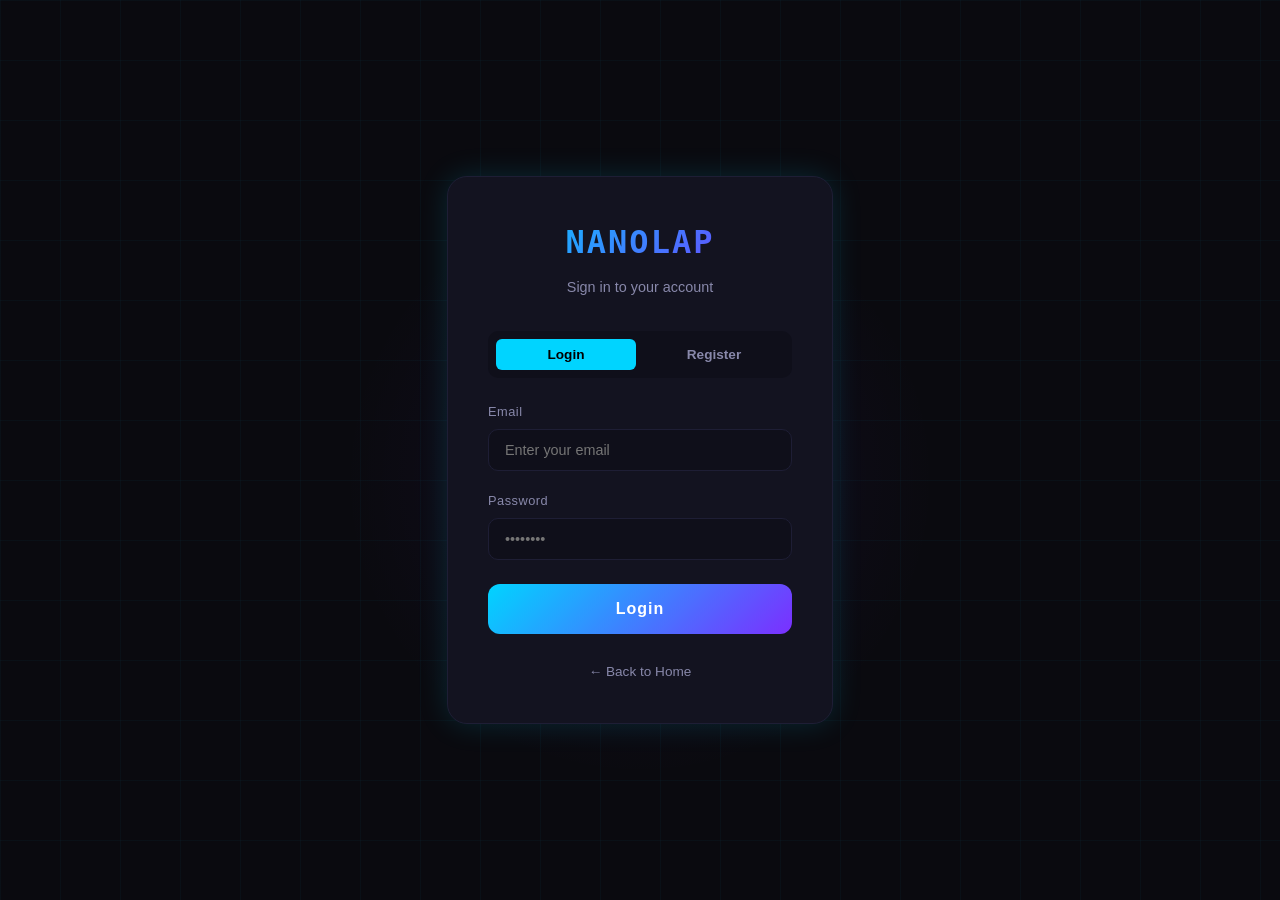
<file: NANOLAP/target/classes/static/login.html>
<!DOCTYPE html>
<html lang="en">
<head>
  <meta charset="UTF-8">
  <meta name="viewport" content="width=device-width, initial-scale=1.0">
  <title>Login - NANOLAP</title>
  <link rel="stylesheet" href="css/style.css">
</head>
<body>

<div style="min-height: 100vh; display: flex; align-items: center; justify-content: center; background: var(--bg-primary); position: relative; overflow: hidden;">
  <div style="position: absolute; inset: 0; background-image: linear-gradient(rgba(0,212,255,0.03) 1px, transparent 1px), linear-gradient(90deg, rgba(0,212,255,0.03) 1px, transparent 1px); background-size: 60px 60px; pointer-events: none;"></div>
  <div style="position: absolute; top: 20%; left: 50%; transform: translateX(-50%); width: 600px; height: 600px; border-radius: 50%; background: radial-gradient(circle, rgba(123,47,255,0.08) 0%, transparent 70%); pointer-events: none;"></div>
  
  <div style="position: relative; z-index: 1; width: 100%; max-width: 450px; padding: 2rem;">
    <div style="background: var(--bg-card); border: 1px solid var(--border-color); border-radius: 20px; padding: 2.5rem; box-shadow: var(--shadow-glow);">
      
      <!-- Logo -->
      <div style="text-align: center; margin-bottom: 2rem;">
        <div class="nav-logo" style="font-size: 2rem; margin-bottom: 0.5rem;">NANOLAP</div>
        <p style="color: var(--text-secondary); font-size: 0.9rem;">Sign in to your account</p>
      </div>

      <!-- Login/Register Toggle -->
      <div style="display: flex; gap: 0.5rem; margin-bottom: 1.5rem; background: var(--bg-secondary); padding: 0.5rem; border-radius: 10px;">
        <button id="loginToggle" style="flex: 1; padding: 0.5rem; border-radius: 6px; border: none; background: var(--accent-cyan); color: #000; font-family: var(--font-heading); font-weight: 600; cursor: pointer; transition: all 0.3s; font-size: 0.85rem;">Login</button>
        <button id="registerToggle" style="flex: 1; padding: 0.5rem; border-radius: 6px; border: none; background: transparent; color: var(--text-secondary); font-family: var(--font-heading); font-weight: 600; cursor: pointer; transition: all 0.3s; font-size: 0.85rem;">Register</button>
      </div>

      <!-- Login Form -->
      <div id="loginForm">
        <form onsubmit="handleLogin(event)" autocomplete="off">
          <div class="form-group" style="margin-bottom: 1.25rem;">
            <label class="form-label">Email</label>
            <input type="email" class="form-input" id="email" placeholder="Enter your email" required autocomplete="off">
          </div>
          <div class="form-group" style="margin-bottom: 1.5rem;">
            <label class="form-label">Password</label>
            <input type="password" class="form-input" id="password" placeholder="••••••••" required autocomplete="new-password">
          </div>
          <button type="submit" class="checkout-btn" style="width: 100%; margin-top: 0;">Login</button>
        </form>
        <div style="text-align: center; margin-top: 1.5rem;">
          <a href="index.html" style="color: var(--text-secondary); font-size: 0.85rem; text-decoration: none;">← Back to Home</a>
        </div>
      </div>

      <!-- Registration Form -->
      <div id="registerForm" style="display: none;">
        <form onsubmit="handleRegister(event)" autocomplete="off">
          <div class="form-group" style="margin-bottom: 1.25rem;">
            <label class="form-label">Full Name</label>
            <input type="text" class="form-input" id="regName" placeholder="John Doe" required autocomplete="off">
          </div>
          <div class="form-group" style="margin-bottom: 1.25rem;">
            <label class="form-label">Email</label>
            <input type="email" class="form-input" id="regEmail" placeholder="customer@example.com" required autocomplete="off">
          </div>
          <div class="form-group" style="margin-bottom: 1.25rem;">
            <label class="form-label">Password</label>
            <input type="password" class="form-input" id="regPassword" placeholder="••••••••" required autocomplete="new-password">
          </div>
          <div class="form-group" style="margin-bottom: 1.5rem;">
            <label class="form-label">Confirm Password</label>
            <input type="password" class="form-input" id="regConfirmPassword" placeholder="••••••••" required autocomplete="new-password">
          </div>
          <button type="submit" class="checkout-btn" style="width: 100%; margin-top: 0;">Create Account</button>
        </form>
        <div style="text-align: center; margin-top: 1.5rem;">
          <a href="index.html" style="color: var(--text-secondary); font-size: 0.85rem; text-decoration: none;">← Back to Home</a>
        </div>
      </div>

      <!-- Error Message -->
      <div id="errorMessage" style="display: none; margin-top: 1rem; padding: 0.75rem; background: rgba(255, 45, 120, 0.1); border: 1px solid rgba(255, 45, 120, 0.3); border-radius: 8px; color: var(--accent-pink); font-size: 0.85rem; text-align: center;"></div>

    </div>
  </div>
</div>

<script src="js/main.js"></script>
<script>
// Add event listeners when DOM is loaded
document.addEventListener('DOMContentLoaded', function() {
  const loginToggle = document.getElementById('loginToggle');
  const registerToggle = document.getElementById('registerToggle');

  if (loginToggle) {
    loginToggle.addEventListener('click', function() {
      switchAuthMode('login');
    });
  }

  if (registerToggle) {
    registerToggle.addEventListener('click', function() {
      switchAuthMode('register');
    });
  }
});

function switchAuthMode(mode) {
  const loginToggle = document.getElementById('loginToggle');
  const registerToggle = document.getElementById('registerToggle');
  const loginForm = document.getElementById('loginForm');
  const registerForm = document.getElementById('registerForm');
  const errorMessage = document.getElementById('errorMessage');

  errorMessage.style.display = 'none';

  if (mode === 'login') {
    loginToggle.style.background = 'var(--accent-cyan)';
    loginToggle.style.color = '#000';
    registerToggle.style.background = 'transparent';
    registerToggle.style.color = 'var(--text-secondary)';
    loginForm.style.display = 'block';
    registerForm.style.display = 'none';
  } else {
    registerToggle.style.background = 'var(--accent-cyan)';
    registerToggle.style.color = '#000';
    loginToggle.style.background = 'transparent';
    loginToggle.style.color = 'var(--text-secondary)';
    registerForm.style.display = 'block';
    loginForm.style.display = 'none';
  }
}

async function handleLogin(event) {
  event.preventDefault();

  const email = document.getElementById('email').value;
  const password = document.getElementById('password').value;
  const errorMessage = document.getElementById('errorMessage');

  console.log('Login attempt:', { email });

  try {
    const res = await fetch(`${API}/auth/login`, {
      method: 'POST',
      headers: { 'Content-Type': 'application/json' },
      body: JSON.stringify({ email, password })
    });

    console.log('Response status:', res.status);
    const data = await res.json();
    console.log('Response data:', data);

    if (res.ok) {
      localStorage.setItem('token', data.token);
      localStorage.setItem('user', JSON.stringify(data.user));
      console.log('Token and user stored in localStorage');

      const params = new URLSearchParams(window.location.search);
      const redirect = params.get('redirect');

      if (redirect && data.user.role === 'customer') {
        window.location.href = redirect;
      } else if (data.user.role === 'admin') {
        console.log('Redirecting to admin dashboard');
        window.location.href = 'admin.html';
      } else {
        console.log('Redirecting to customer dashboard');
        window.location.href = 'customer-dashboard.html';
      }
    } else {
      console.error('Login failed:', data.message);
      errorMessage.textContent = data.message || 'Login failed. Please check your credentials.';
      errorMessage.style.display = 'block';
    }
  } catch (error) {
    console.error('Login error:', error);
    errorMessage.textContent = 'Server error. Please try again later.';
    errorMessage.style.display = 'block';
  }
}

async function handleRegister(event) {
  event.preventDefault();

  const name = document.getElementById('regName').value.trim();
  const email = document.getElementById('regEmail').value.trim();
  const password = document.getElementById('regPassword').value;
  const confirmPassword = document.getElementById('regConfirmPassword').value;
  const errorMessage = document.getElementById('errorMessage');

  if (!name || !email || !password || !confirmPassword) {
    errorMessage.textContent = 'All fields are required.';
    errorMessage.style.display = 'block';
    return;
  }

  if (password !== confirmPassword) {
    errorMessage.textContent = 'Passwords do not match.';
    errorMessage.style.display = 'block';
    return;
  }

  if (password.length < 6) {
    errorMessage.textContent = 'Password must be at least 6 characters.';
    errorMessage.style.display = 'block';
    return;
  }

  try {
    const res = await fetch(`${API}/auth/register`, {
      method: 'POST',
      headers: { 'Content-Type': 'application/json' },
      body: JSON.stringify({ name, email, password, role: 'customer' })
    });

    const data = await res.json();

    if (res.ok) {
      errorMessage.style.background = 'rgba(0, 255, 136, 0.1)';
      errorMessage.style.borderColor = 'rgba(0, 255, 136, 0.3)';
      errorMessage.style.color = 'var(--accent-green)';
      errorMessage.textContent = 'Registration successful! You can now login.';
      errorMessage.style.display = 'block';

      // Clear form
      document.getElementById('regName').value = '';
      document.getElementById('regEmail').value = '';
      document.getElementById('regPassword').value = '';
      document.getElementById('regConfirmPassword').value = '';

      // Switch to login after 2 seconds
      setTimeout(() => {
        switchAuthMode('login');
        errorMessage.style.display = 'none';
        errorMessage.style.background = 'rgba(255, 45, 120, 0.1)';
        errorMessage.style.borderColor = 'rgba(255, 45, 120, 0.3)';
        errorMessage.style.color = 'var(--accent-pink)';
      }, 2000);
    } else {
      errorMessage.textContent = data.message || 'Registration failed. Please try again.';
      errorMessage.style.display = 'block';
    }
  } catch (error) {
    errorMessage.textContent = 'Server error. Please try again later.';
    errorMessage.style.display = 'block';
  }
}

// Hide loading screen
setTimeout(() => {
  document.getElementById('loadingScreen').style.opacity = '0';
  setTimeout(() => {
    document.getElementById('loadingScreen').style.display = 'none';
  }, 500);
}, 1000);
</script>
</body>
</html>
</file>
<file: NANOLAP/target/classes/static/css/style.css>
/* ===== NANOLAP - Dark Theme CSS ===== */
@import url('https://fonts.googleapis.com/css2?family=Poppins:wght@300;400;500;600;700&family=Roboto:wght@300;400;500;700&family=Montserrat:wght@400;500;600;700&display=swap');

:root {
  --bg-primary: #0a0a0f;
  --bg-secondary: #0f0f1a;
  --bg-card: #131320;
  --bg-card-hover: #1a1a2e;
  --accent-cyan: #00d4ff;
  --accent-purple: #7b2fff;
  --accent-pink: #ff2d78;
  --accent-green: #00ff88;
  --text-primary: #e8e8f0;
  --text-secondary: #8888aa;
  --text-muted: #444466;
  --border-color: #1e1e35;
  --border-glow: rgba(0, 212, 255, 0.3);
  --shadow-card: 0 4px 24px rgba(0,0,0,0.6);
  --shadow-glow: 0 0 30px rgba(0, 212, 255, 0.15);
  --gradient-hero: linear-gradient(135deg, #0a0a0f 0%, #0f0f2a 50%, #0a0a1f 100%);
  --gradient-accent: linear-gradient(135deg, #00d4ff, #7b2fff);
  --gradient-card: linear-gradient(145deg, #131320, #0f0f1a);
  --font-display: 'Orbitron', monospace;
  --font-heading: 'Rajdhani', sans-serif;
  --font-body: 'Inter', sans-serif;
}

* { margin: 0; padding: 0; box-sizing: border-box; }

html { scroll-behavior: smooth; }

body {
  background-color: var(--bg-primary);
  color: var(--text-primary);
  font-family: var(--font-body);
  line-height: 1.6;
  overflow-x: hidden;
}

/* === SCROLLBAR === */
::-webkit-scrollbar { width: 6px; }
::-webkit-scrollbar-track { background: var(--bg-secondary); }
::-webkit-scrollbar-thumb { background: var(--accent-cyan); border-radius: 3px; }

/* === TYPOGRAPHY === */
h1, h2, h3 { font-family: var(--font-heading); font-weight: 700; }
.font-display { font-family: var(--font-display); }

/* === NAVBAR === */
.navbar {
  position: fixed; top: 0; width: 100%; z-index: 1000;
  background: rgba(10, 10, 15, 0.92);
  backdrop-filter: blur(20px);
  border-bottom: 1px solid var(--border-color);
  padding: 0 2rem;
  height: 70px;
  display: flex; align-items: center; justify-content: space-between;
  box-shadow: 0 2px 30px rgba(0,0,0,0.5);
}

.nav-logo {
  font-family: var(--font-display);
  font-size: 1.5rem; font-weight: 900;
  background: var(--gradient-accent);
  -webkit-background-clip: text; -webkit-text-fill-color: transparent;
  background-clip: text; text-decoration: none;
  letter-spacing: 2px;
}

.nav-links { display: flex; gap: 2rem; list-style: none; }
.nav-links a {
  color: var(--text-secondary); text-decoration: none;
  font-family: var(--font-heading); font-weight: 500;
  font-size: 0.95rem; letter-spacing: 1px; text-transform: uppercase;
  transition: color 0.3s; position: relative;
}
.nav-links a:hover, .nav-links a.active { color: var(--accent-cyan); }
.nav-links a::after {
  content: ''; position: absolute; bottom: -4px; left: 0;
  width: 0; height: 2px; background: var(--accent-cyan);
  transition: width 0.3s;
}
.nav-links a:hover::after, .nav-links a.active::after { width: 100%; }

.nav-actions { display: flex; align-items: center; gap: 1rem; }

.cart-btn {
  background: transparent; border: 1px solid var(--border-glow);
  color: var(--accent-cyan); padding: 0.5rem 1rem;
  border-radius: 8px; cursor: pointer; font-family: var(--font-heading);
  font-size: 0.9rem; font-weight: 600; letter-spacing: 1px;
  transition: all 0.3s; position: relative; text-decoration: none;
  display: flex; align-items: center; gap: 0.5rem;
}
.cart-btn:hover {
  background: rgba(0, 212, 255, 0.1); box-shadow: 0 0 20px rgba(0,212,255,0.3);
}
.cart-badge {
  background: var(--accent-pink); color: white;
  border-radius: 50%; width: 20px; height: 20px;
  display: flex; align-items: center; justify-content: center;
  font-size: 0.7rem; font-weight: 700; position: absolute;
  top: -8px; right: -8px;
}

.hamburger { display: none; flex-direction: column; gap: 5px; cursor: pointer; }
.hamburger span { width: 25px; height: 2px; background: var(--accent-cyan); transition: all 0.3s; }

/* === HERO === */
.hero {
  min-height: 100vh;
  background: var(--gradient-hero);
  display: flex; align-items: center; justify-content: center;
  text-align: center; position: relative; overflow: hidden;
  padding-top: 70px;
}

.hero-bg-grid {
  position: absolute; inset: 0;
  background-image: 
    linear-gradient(rgba(0,212,255,0.03) 1px, transparent 1px),
    linear-gradient(90deg, rgba(0,212,255,0.03) 1px, transparent 1px);
  background-size: 60px 60px;
}

.hero-glow {
  position: absolute; top: 20%; left: 50%; transform: translateX(-50%);
  width: 600px; height: 600px; border-radius: 50%;
  background: radial-gradient(circle, rgba(123,47,255,0.08) 0%, transparent 70%);
  pointer-events: none;
}

.hero-content { position: relative; z-index: 1; max-width: 900px; padding: 2rem; }

.hero-eyebrow {
  font-family: var(--font-display); font-size: 0.7rem; letter-spacing: 5px;
  color: var(--accent-cyan); text-transform: uppercase;
  margin-bottom: 1.5rem; display: block;
}

.hero-title {
  font-family: var(--font-display); font-size: clamp(2.5rem, 6vw, 5rem);
  font-weight: 900; line-height: 1.1; margin-bottom: 1.5rem;
  background: linear-gradient(180deg, #ffffff 0%, var(--accent-cyan) 100%);
  -webkit-background-clip: text; -webkit-text-fill-color: transparent;
  background-clip: text;
}

.hero-sub {
  font-size: 1.1rem; color: var(--text-secondary); max-width: 600px;
  margin: 0 auto 2.5rem; line-height: 1.8;
}

.hero-btns { display: flex; gap: 1rem; justify-content: center; flex-wrap: wrap; }

.btn-primary {
  background: var(--gradient-accent); color: white;
  border: none; padding: 0.875rem 2rem; border-radius: 10px;
  font-family: var(--font-heading); font-size: 1rem; font-weight: 700;
  letter-spacing: 1px; cursor: pointer; text-decoration: none;
  transition: all 0.3s; display: inline-flex; align-items: center; gap: 0.5rem;
}
.btn-primary:hover { transform: translateY(-2px); box-shadow: 0 10px 30px rgba(123,47,255,0.4); }

.btn-outline {
  background: transparent; color: var(--accent-cyan);
  border: 1px solid rgba(0,212,255,0.4); padding: 0.875rem 2rem;
  border-radius: 10px; font-family: var(--font-heading); font-size: 1rem;
  font-weight: 700; letter-spacing: 1px; cursor: pointer; text-decoration: none;
  transition: all 0.3s; display: inline-flex; align-items: center; gap: 0.5rem;
}
.btn-outline:hover { background: rgba(0,212,255,0.08); border-color: var(--accent-cyan); }

.hero-stats {
  display: flex; gap: 3rem; justify-content: center; margin-top: 4rem;
  flex-wrap: wrap;
}
.hero-stat { text-align: center; }
.hero-stat-number {
  font-family: var(--font-display); font-size: 2rem; font-weight: 900;
  color: var(--accent-cyan); display: block;
}
.hero-stat-label { font-size: 0.75rem; color: var(--text-muted); letter-spacing: 2px; text-transform: uppercase; }

/* === SECTIONS === */
.section { padding: 5rem 2rem; }
.section-header { text-align: center; margin-bottom: 3rem; }
.section-eyebrow {
  font-family: var(--font-display); font-size: 0.65rem; letter-spacing: 4px;
  color: var(--accent-cyan); text-transform: uppercase; display: block; margin-bottom: 0.5rem;
}
.section-title {
  font-family: var(--font-heading); font-size: clamp(1.8rem, 3vw, 2.5rem);
  font-weight: 700; color: var(--text-primary);
}
.section-title span { color: var(--accent-cyan); }
.container { max-width: 1300px; margin: 0 auto; }

/* === CATEGORY CHIPS === */
.categories-bar {
  display: flex; gap: 0.75rem; flex-wrap: wrap; justify-content: center;
  margin-bottom: 2.5rem;
}
.cat-chip {
  background: var(--bg-card); border: 1px solid var(--border-color);
  color: var(--text-secondary); padding: 0.5rem 1.25rem;
  border-radius: 50px; cursor: pointer; font-family: var(--font-heading);
  font-size: 0.85rem; font-weight: 600; letter-spacing: 0.5px;
  transition: all 0.3s; user-select: none;
}
.cat-chip:hover, .cat-chip.active {
  background: rgba(0,212,255,0.1); border-color: var(--accent-cyan);
  color: var(--accent-cyan); box-shadow: 0 0 15px rgba(0,212,255,0.15);
}

/* === PRODUCT GRID === */
.product-grid {
  display: grid;
  grid-template-columns: repeat(auto-fill, minmax(280px, 1fr));
  gap: 1.5rem;
}

/* === PRODUCT CARD === */
.product-card {
  background: var(--gradient-card);
  border: 1px solid var(--border-color);
  border-radius: 16px; overflow: hidden;
  transition: all 0.3s; cursor: pointer; position: relative;
}
.product-card:hover {
  border-color: rgba(0,212,255,0.3);
  box-shadow: var(--shadow-glow);
  transform: translateY(-4px);
}

.product-badge {
  position: absolute; top: 12px; left: 12px; z-index: 2;
  background: var(--accent-pink); color: white;
  font-size: 0.65rem; font-weight: 700; letter-spacing: 1px;
  padding: 3px 10px; border-radius: 20px; text-transform: uppercase;
}
.badge-new { background: var(--accent-green); color: #000; }
.badge-sale { background: var(--accent-pink); }

.product-img-wrap {
  height: 200px; overflow: hidden; background: #0d0d1f;
  display: flex; align-items: center; justify-content: center;
  position: relative;
}
.product-img-wrap img {
  width: 100%; height: 100%; object-fit: contain;
  padding: 1rem; transition: transform 0.4s;
}
.product-card:hover .product-img-wrap img { transform: scale(1.05); }

.product-info { padding: 1.25rem; }
.product-brand {
  font-size: 0.7rem; letter-spacing: 2px; text-transform: uppercase;
  color: var(--accent-cyan); font-weight: 600; margin-bottom: 0.35rem;
}
.product-name {
  font-family: var(--font-heading); font-size: 1rem; font-weight: 600;
  color: var(--text-primary); margin-bottom: 0.5rem;
  line-height: 1.4; display: -webkit-box;
  -webkit-line-clamp: 2; line-clamp: 2; -webkit-box-orient: vertical; overflow: hidden;
}
.product-rating { display: flex; align-items: center; gap: 0.5rem; margin-bottom: 0.75rem; }
.stars { color: #ffd700; font-size: 0.8rem; }
.rating-count { font-size: 0.75rem; color: var(--text-muted); }

.product-price { display: flex; align-items: center; gap: 0.75rem; margin-bottom: 1rem; }
.price-current {
  font-family: var(--font-heading); font-size: 1.25rem;
  font-weight: 700; color: var(--accent-cyan);
}
.price-original {
  font-size: 0.85rem; color: var(--text-muted); text-decoration: line-through;
}
.price-discount {
  font-size: 0.7rem; color: var(--accent-green); font-weight: 700;
  background: rgba(0,255,136,0.1); padding: 2px 6px; border-radius: 4px;
}

.product-footer { display: flex; gap: 0.5rem; }
.btn-addcart {
  flex: 1; background: rgba(0,212,255,0.1); border: 1px solid rgba(0,212,255,0.3);
  color: var(--accent-cyan); padding: 0.6rem;
  border-radius: 8px; cursor: pointer; font-family: var(--font-heading);
  font-size: 0.85rem; font-weight: 700; letter-spacing: 0.5px;
  transition: all 0.3s;
}
.btn-addcart:hover { background: rgba(0,212,255,0.2); box-shadow: 0 0 15px rgba(0,212,255,0.2); }
.btn-wish {
  background: var(--bg-secondary); border: 1px solid var(--border-color);
  color: var(--text-muted); padding: 0.6rem 0.75rem;
  border-radius: 8px; cursor: pointer; transition: all 0.3s; font-size: 0.9rem;
}
.btn-wish:hover { color: var(--accent-pink); border-color: rgba(255,45,120,0.3); }

/* === SEARCH BAR === */
.search-wrap {
  max-width: 600px; margin: 0 auto 2rem; position: relative;
}
.search-input {
  width: 100%; background: var(--bg-card); border: 1px solid var(--border-color);
  color: var(--text-primary); padding: 0.875rem 1.25rem 0.875rem 3rem;
  border-radius: 50px; font-family: var(--font-body); font-size: 0.95rem;
  outline: none; transition: all 0.3s;
}
.search-input::placeholder { color: var(--text-muted); }
.search-input:focus { border-color: var(--accent-cyan); box-shadow: 0 0 20px rgba(0,212,255,0.1); }
.search-icon { position: absolute; left: 1.1rem; top: 50%; transform: translateY(-50%); color: var(--text-muted); font-size: 1rem; }

/* === FEATURES SECTION === */
.features-grid {
  display: grid; grid-template-columns: repeat(auto-fit, minmax(220px, 1fr));
  gap: 1.5rem;
}
.feature-card {
  background: var(--bg-card); border: 1px solid var(--border-color);
  border-radius: 16px; padding: 2rem; text-align: center; transition: all 0.3s;
}
.feature-card:hover { border-color: rgba(0,212,255,0.2); transform: translateY(-3px); }
.feature-icon {
  width: 60px; height: 60px; border-radius: 50%;
  background: rgba(0,212,255,0.1); border: 1px solid rgba(0,212,255,0.2);
  display: flex; align-items: center; justify-content: center;
  margin: 0 auto 1rem; font-size: 1.5rem;
}
.feature-title {
  font-family: var(--font-heading); font-size: 1rem; font-weight: 700;
  color: var(--text-primary); margin-bottom: 0.5rem;
}
.feature-desc { font-size: 0.85rem; color: var(--text-secondary); }

/* === FOOTER === */
footer {
  background: var(--bg-secondary); border-top: 1px solid var(--border-color);
  padding: 3rem 2rem 1.5rem;
}
.footer-grid {
  display: grid; grid-template-columns: 2fr 1fr 1fr 1fr;
  gap: 2rem; max-width: 1300px; margin: 0 auto 2rem;
}
.footer-logo {
  font-family: var(--font-display); font-size: 1.5rem; font-weight: 900;
  background: var(--gradient-accent); -webkit-background-clip: text;
  -webkit-text-fill-color: transparent; background-clip: text;
  display: block; margin-bottom: 1rem;
}
.footer-desc { font-size: 0.85rem; color: var(--text-secondary); line-height: 1.7; }
.footer-heading {
  font-family: var(--font-heading); font-size: 0.8rem; letter-spacing: 2px;
  text-transform: uppercase; color: var(--accent-cyan); margin-bottom: 1rem;
}
.footer-links { list-style: none; }
.footer-links li { margin-bottom: 0.5rem; }
.footer-links a { color: var(--text-secondary); text-decoration: none; font-size: 0.85rem; transition: color 0.3s; }
.footer-links a:hover { color: var(--accent-cyan); }
.footer-bottom {
  text-align: center; padding-top: 1.5rem;
  border-top: 1px solid var(--border-color);
  color: var(--text-muted); font-size: 0.8rem; max-width: 1300px; margin: 0 auto;
}

/* === CART PAGE === */
.cart-container { max-width: 1100px; margin: 0 auto; padding: 2rem; padding-top: 100px; }
.cart-grid { display: grid; grid-template-columns: 1fr 380px; gap: 2rem; }
.cart-items { display: flex; flex-direction: column; gap: 1rem; }
.cart-item {
  background: var(--bg-card); border: 1px solid var(--border-color);
  border-radius: 16px; padding: 1.25rem;
  display: flex; align-items: center; gap: 1.25rem; transition: border-color 0.3s;
}
.cart-item:hover { border-color: rgba(0,212,255,0.2); }
.cart-item-img { width: 90px; height: 90px; object-fit: contain; border-radius: 10px; background: #0d0d1f; padding: 0.5rem; }
.cart-item-info { flex: 1; }
.cart-item-name { font-family: var(--font-heading); font-size: 1rem; font-weight: 600; margin-bottom: 0.25rem; }
.cart-item-brand { font-size: 0.75rem; color: var(--accent-cyan); letter-spacing: 1px; }
.cart-item-price { font-family: var(--font-heading); font-size: 1.1rem; color: var(--accent-cyan); font-weight: 700; }
.qty-control { display: flex; align-items: center; gap: 0.5rem; margin-top: 0.5rem; }
.qty-btn {
  background: var(--bg-secondary); border: 1px solid var(--border-color);
  color: var(--text-primary); width: 28px; height: 28px;
  border-radius: 6px; cursor: pointer; font-size: 1rem; transition: all 0.3s;
  display: flex; align-items: center; justify-content: center;
}
.qty-btn:hover { border-color: var(--accent-cyan); color: var(--accent-cyan); }
.qty-num { font-family: var(--font-heading); font-weight: 600; min-width: 25px; text-align: center; }
.remove-btn { background: none; border: none; color: var(--text-muted); cursor: pointer; padding: 0.3rem; transition: color 0.3s; font-size: 1.1rem; }
.remove-btn:hover { color: var(--accent-pink); }

.order-summary {
  background: var(--bg-card); border: 1px solid var(--border-color);
  border-radius: 16px; padding: 1.5rem; height: fit-content; position: sticky; top: 90px;
}
.summary-title { font-family: var(--font-heading); font-size: 1.2rem; font-weight: 700; margin-bottom: 1.5rem; padding-bottom: 1rem; border-bottom: 1px solid var(--border-color); }
.summary-row { display: flex; justify-content: space-between; margin-bottom: 0.75rem; font-size: 0.9rem; color: var(--text-secondary); }
.summary-total { display: flex; justify-content: space-between; font-family: var(--font-heading); font-size: 1.2rem; font-weight: 700; padding-top: 1rem; border-top: 1px solid var(--border-color); margin-top: 1rem; color: var(--accent-cyan); }
.checkout-btn {
  width: 100%; background: var(--gradient-accent); border: none;
  color: white; padding: 1rem; border-radius: 12px; margin-top: 1.5rem;
  font-family: var(--font-heading); font-size: 1rem; font-weight: 700;
  letter-spacing: 1px; cursor: pointer; transition: all 0.3s;
}
.checkout-btn:hover { transform: translateY(-2px); box-shadow: 0 10px 30px rgba(123,47,255,0.4); }

/* === MODAL === */
.modal-overlay {
  display: none; position: fixed; inset: 0; z-index: 2000;
  background: rgba(0,0,0,0.85); backdrop-filter: blur(8px);
  align-items: center; justify-content: center;
}
.modal-overlay.open { display: flex; }
.modal {
  background: var(--bg-card); border: 1px solid var(--border-color);
  border-radius: 20px; max-width: 500px; width: 90%;
  padding: 2rem; position: relative; max-height: 90vh; overflow-y: auto;
}
.modal-close {
  position: absolute; top: 1rem; right: 1rem;
  background: none; border: none; color: var(--text-muted);
  font-size: 1.25rem; cursor: pointer; transition: color 0.3s;
}
.modal-close:hover { color: var(--accent-pink); }
.modal-title { font-family: var(--font-heading); font-size: 1.4rem; font-weight: 700; margin-bottom: 1.5rem; }

/* === FORM === */
.form-group { margin-bottom: 1rem; }
.form-label { display: block; font-size: 0.8rem; color: var(--text-secondary); margin-bottom: 0.4rem; letter-spacing: 0.5px; }
.form-input {
  width: 100%; background: var(--bg-secondary); border: 1px solid var(--border-color);
  color: var(--text-primary); padding: 0.75rem 1rem;
  border-radius: 10px; font-family: var(--font-body); font-size: 0.9rem;
  outline: none; transition: all 0.3s;
}
.form-input:focus { border-color: var(--accent-cyan); box-shadow: 0 0 15px rgba(0,212,255,0.1); }
.form-row { display: grid; grid-template-columns: 1fr 1fr; gap: 1rem; }

/* === TOAST === */
.toast {
  position: fixed; bottom: 2rem; right: 2rem; z-index: 9999;
  background: var(--bg-card); border: 1px solid rgba(0,255,136,0.3);
  border-radius: 12px; padding: 1rem 1.5rem;
  display: flex; align-items: center; gap: 0.75rem;
  box-shadow: 0 10px 30px rgba(0,0,0,0.5); transform: translateX(200%);
  transition: transform 0.4s cubic-bezier(0.175, 0.885, 0.32, 1.275);
  min-width: 280px;
}
.toast.show { transform: translateX(0); }
.toast-icon { font-size: 1.2rem; }
.toast-text { font-family: var(--font-heading); font-weight: 600; font-size: 0.9rem; }

/* === LOADING === */
.loading-screen {
  position: fixed; inset: 0; background: var(--bg-primary);
  display: flex; flex-direction: column; align-items: center; justify-content: center;
  z-index: 9998; transition: opacity 0.5s;
}
.loading-logo {
  font-family: var(--font-display); font-size: 2.5rem; font-weight: 900;
  background: var(--gradient-accent); -webkit-background-clip: text;
  -webkit-text-fill-color: transparent; background-clip: text;
  margin-bottom: 2rem; animation: pulse 1.5s ease-in-out infinite;
}
.loading-bar { width: 200px; height: 3px; background: var(--border-color); border-radius: 3px; overflow: hidden; }
.loading-fill { height: 100%; background: var(--gradient-accent); border-radius: 3px; animation: loading 1.5s ease-in-out; }

@keyframes pulse { 0%,100% { opacity: 1; } 50% { opacity: 0.5; } }
@keyframes loading { 0% { width: 0; } 100% { width: 100%; } }

/* === ADMIN === */
.admin-layout { display: flex; min-height: 100vh; padding-top: 70px; }
.admin-sidebar {
  width: 260px; background: var(--bg-secondary); border-right: 1px solid var(--border-color);
  padding: 2rem 1rem; position: fixed; top: 70px; left: 0; height: calc(100vh - 70px);
  overflow-y: auto;
}
.admin-content { margin-left: 260px; flex: 1; padding: 2rem; }
.sidebar-menu { list-style: none; }
.sidebar-menu li { margin-bottom: 0.25rem; }
.sidebar-menu a {
  display: flex; align-items: center; gap: 0.75rem;
  padding: 0.75rem 1rem; border-radius: 10px;
  color: var(--text-secondary); text-decoration: none;
  font-family: var(--font-heading); font-weight: 500; font-size: 0.9rem;
  transition: all 0.3s;
}
.sidebar-menu a:hover, .sidebar-menu a.active {
  background: rgba(0,212,255,0.1); color: var(--accent-cyan);
}
.stat-cards { display: grid; grid-template-columns: repeat(auto-fit, minmax(200px, 1fr)); gap: 1.5rem; margin-bottom: 2rem; }
.stat-card { background: var(--bg-card); border: 1px solid var(--border-color); border-radius: 16px; padding: 1.5rem; }
.stat-card-label { font-size: 0.75rem; color: var(--text-secondary); letter-spacing: 1px; text-transform: uppercase; margin-bottom: 0.5rem; }
.stat-card-value { font-family: var(--font-display); font-size: 2rem; font-weight: 700; color: var(--accent-cyan); }

.data-table { width: 100%; border-collapse: collapse; }
.data-table th {
  background: var(--bg-secondary); padding: 0.875rem 1rem;
  text-align: left; font-family: var(--font-heading); font-size: 0.75rem;
  letter-spacing: 1px; color: var(--text-muted); text-transform: uppercase;
  border-bottom: 1px solid var(--border-color);
}
.data-table td {
  padding: 1rem; border-bottom: 1px solid var(--border-color);
  font-size: 0.9rem; color: var(--text-secondary);
}
.data-table tr:hover td { background: rgba(0,212,255,0.02); }
.status-badge {
  padding: 3px 10px; border-radius: 20px; font-size: 0.7rem; font-weight: 700;
  letter-spacing: 0.5px; text-transform: uppercase;
}
.status-pending { background: rgba(255,190,0,0.15); color: #ffbe00; border: 1px solid rgba(255,190,0,0.3); }
.status-confirmed { background: rgba(0,212,255,0.15); color: var(--accent-cyan); border: 1px solid rgba(0,212,255,0.3); }
.status-delivered { background: rgba(0,255,136,0.15); color: var(--accent-green); border: 1px solid rgba(0,255,136,0.3); }

/* === EMPTY STATE === */
.empty-state { text-align: center; padding: 4rem 2rem; }
.empty-icon { font-size: 4rem; margin-bottom: 1rem; opacity: 0.3; }
.empty-title { font-family: var(--font-heading); font-size: 1.3rem; color: var(--text-secondary); margin-bottom: 0.5rem; }
.empty-text { font-size: 0.9rem; color: var(--text-muted); }

/* === RESPONSIVE === */
@media (max-width: 1024px) {
  .footer-grid { grid-template-columns: 1fr 1fr; }
  .cart-grid { grid-template-columns: 1fr; }
  .admin-sidebar { display: none; }
  .admin-content { margin-left: 0; }
}

@media (max-width: 768px) {
  .nav-links { display: none; }
  .nav-links.open { 
    display: flex; flex-direction: column; position: fixed;
    top: 70px; left: 0; right: 0; background: rgba(10,10,15,0.98);
    padding: 2rem; border-bottom: 1px solid var(--border-color); gap: 1rem;
  }
  .hamburger { display: flex; }
  .product-grid { grid-template-columns: repeat(auto-fill, minmax(240px, 1fr)); }
  .hero-stats { gap: 1.5rem; }
  .footer-grid { grid-template-columns: 1fr; }
  .form-row { grid-template-columns: 1fr; }
}
</file>
